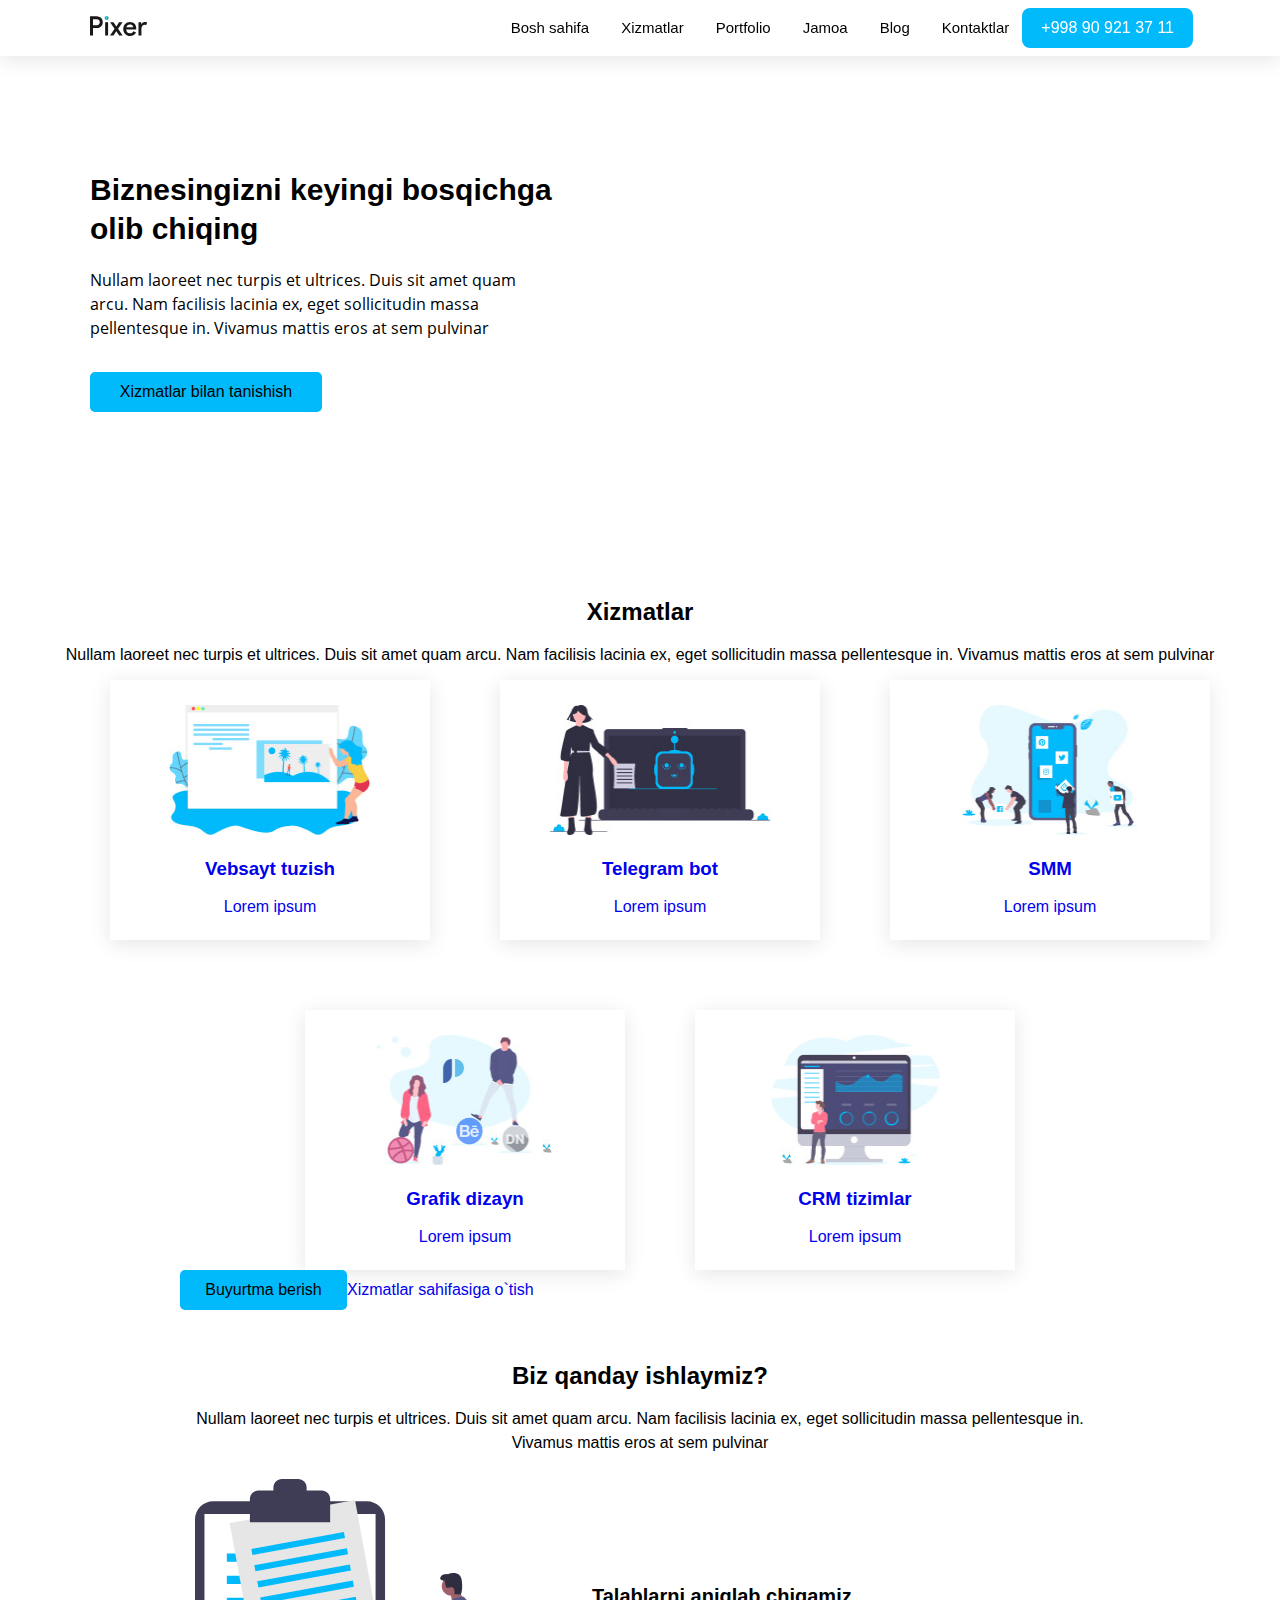
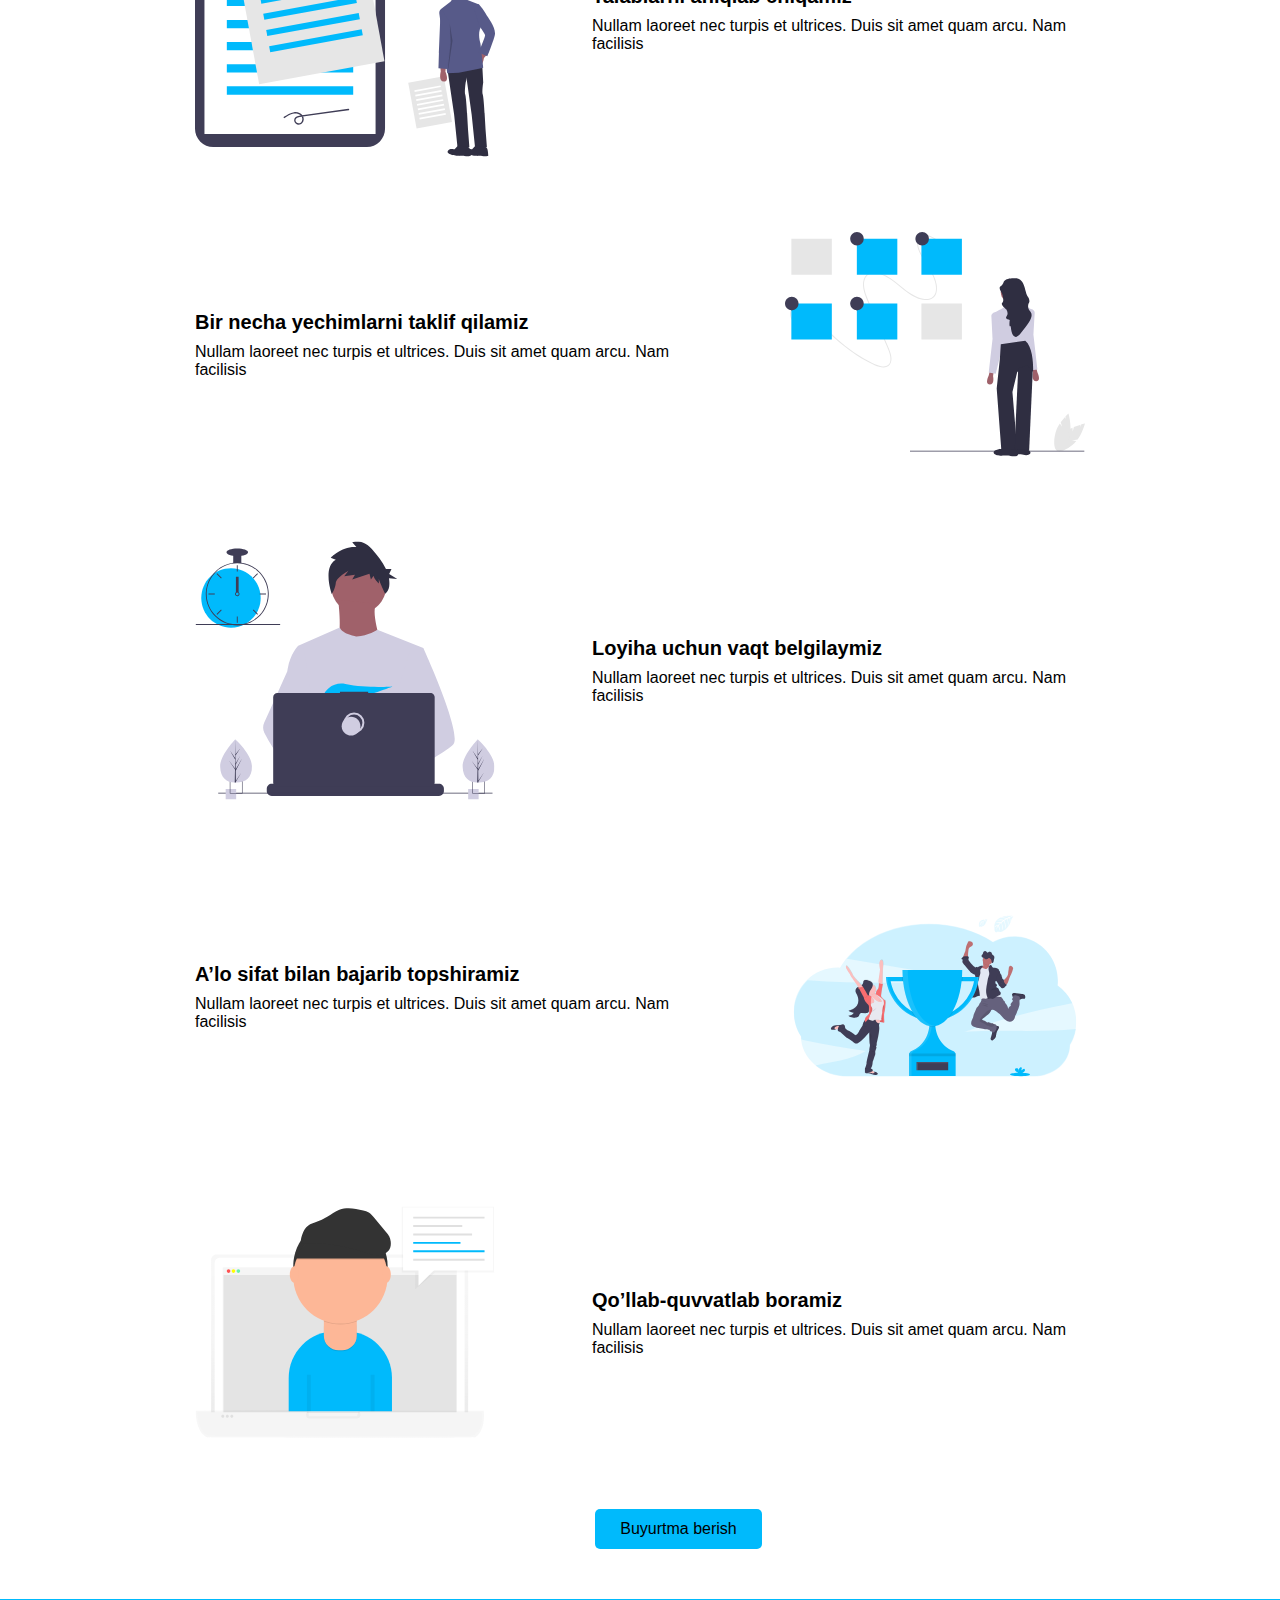
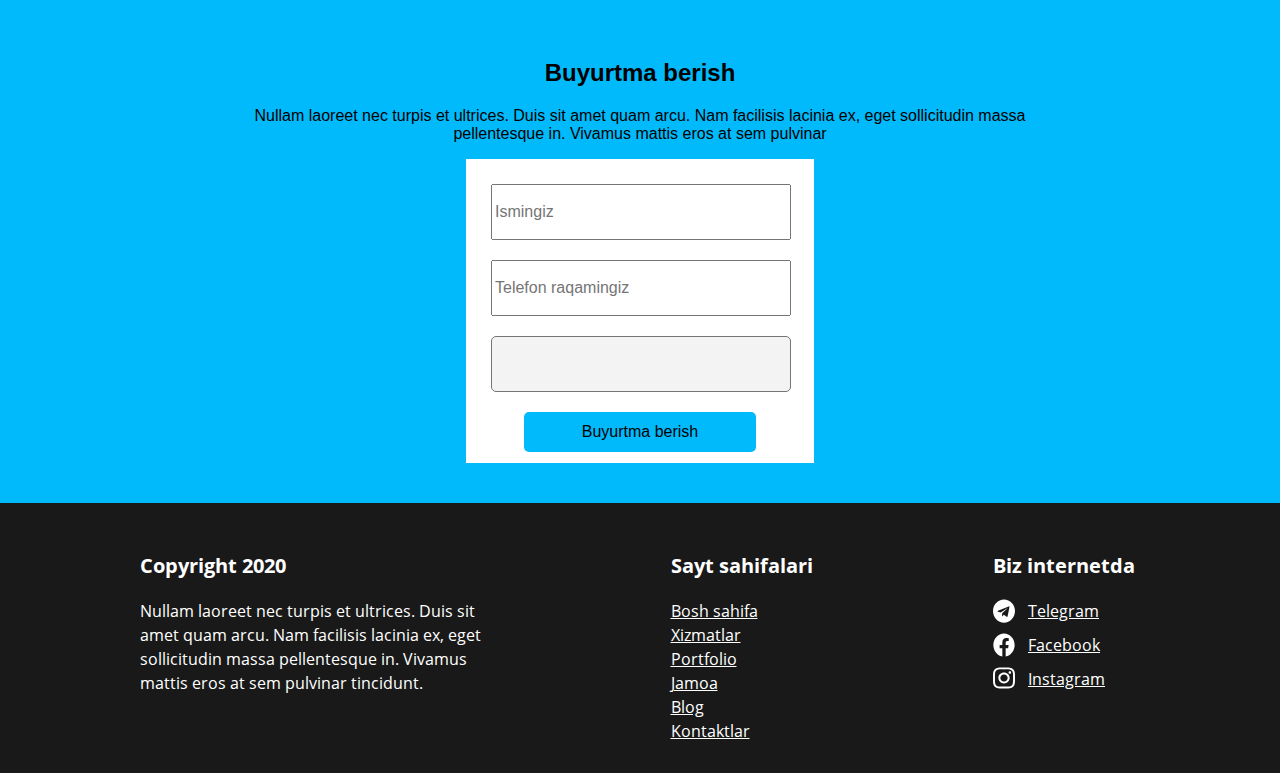
<file: index.html>
<!DOCTYPE html>
<html lang="en">
<head>
    <meta charset="UTF-8">
    <meta http-equiv="X-UA-Compatible" content="IE=edge">
    <meta name="viewport" content="width=device-width, initial-scale=1.0">
    <title>Document</title>
    <link rel="stylesheet" href="./css/normalize.css">
    <link rel="stylesheet" href="./css/main.css"> 
    <!-- <link rel="stylesheet" href="./css/main.min.css"> -->
</head>
<body>
    <header class="header">
        <div class="contanier">
          <a class="logo-link" href="./index.html"><img src="./images/Слой1.svg" alt="logo-header" width="58" height="20"></a>
            <nav class="header-nav">
                
                <ul class="nav-ul">
                    <li class="nav-list-item ">
                        <a class="nav-link" href="#">Bosh sahifa</a>
                      
                    </li>
                    <li class="nav-list-item nav-list-item2">
                        <a class="nav-link" href="./services.html">Xizmatlar</a>
                        <ul class="child-ul">
                          <li class="child-list-item">
                              <a class="sub-link" href="#">
                              Vebsayt
                          </a>
                      </li>
                          <li class="child-list-item">
                              <a class="sub-link" href="#">
                              Telegram bot
                               </a>
                          </li>
                          <li class="child-list-item">
                              <a class="sub-link" href="#">
                                  SMM
                              </a>
                          </li>
                          <li class="child-list-item">
                              <a class="sub-link" href="#">
                                  Grafik dizayn   
                          </a>
                      </li>
                          <li class="child-list-item">
                              <a class="sub-link" href="#">CRM tizim</a>
                          </li>
                      </ul>
                    </li>
                    <li class="nav-list-item">
                        <a class="nav-link" href="#">Portfolio</a>
                      
                    </li>
                    <li class="nav-list-item">
                        <a class="nav-link" href="#">Jamoa</a>
                    </li>
                    <li class="nav-list-item">
                        <a class="nav-link" href="#">Blog</a>
                    </li>
                    <li class="nav-list-item">
                        <a class="nav-link" href="#">Kontaktlar</a>
                    </li>
                    <li class="nav-list-item">
                        
                    </li>
                </ul>
                <a class="nav-link-tell" href="tel:+998909213711">+998 90 921 37 11</a>
            </nav>    
        </div>
    </header>
    <main>
        <div class="main-contanier">
            <div class="main-header">
           <div>
            <h1 class="main-h1">
                Biznesingizni keyingi bosqichga
olib chiqing
            </h1>
            <p class="main-p">
                Nullam laoreet nec turpis et ultrices. Duis sit amet quam arcu. Nam facilisis lacinia ex, eget sollicitudin massa pellentesque in. Vivamus mattis eros at sem pulvinar
            </p>
            <button class="main-button buttom" type="submit">Xizmatlar bilan tanishish</button>
        </div>
        <iframe width="458" height="258" src="https://www.youtube.com/embed/6_pru8U2RmM" title="YouTube video player" frameborder="0" allow="accelerometer; autoplay; clipboard-write; encrypted-media; gyroscope; picture-in-picture" allowfullscreen>
        </iframe>
        </div>
        </div>
        <div class="main-services">
            <h2 class="services-h2">Xizmatlar</h2>
            <p class="services-p">Nullam laoreet nec turpis et ultrices. Duis sit amet quam arcu. Nam facilisis lacinia ex, eget sollicitudin massa pellentesque in. Vivamus mattis eros at sem pulvinar</p>
            <ul class="services-ul">
                <li class="services-list-item">
                  <a 
                 class="services-link" href="#">
                    <img src="./images/website-illustration.jpg"
                    width="202" height="130" alt=" website-illusration">
                    <h3>Vebsayt tuzish</h3>
                    <p>Lorem ipsum</p>
                 </a>
                </li>
                <li class="services-list-item"><a class="services-link" href="#">
                    <img src="./images/bot-illustration.jpg" alt="bot-illustration" width="222" height="130">
                    <h3>Telegram bot</h3>
                    <p>Lorem ipsum</p>
                </a></li>
                <li class="services-list-item"><a 
                  class="services-link" href="#">
                    <img src="./images/smm-illustration.jpg" alt="smm-illustration" width="176" height="130">
                    <h3>SMM</h3>
                    <p>Lorem ipsum</p>
                </a></li>
                <li class="services-list-item"><a class="services-link" href="#">
                    <img src="./images/design-illustration.jpg" alt="design-illustration" width="178" height="130">
                    <h3>Grafik dizayn</h3>
                    <p>Lorem ipsum</p>
                </a></li>
                <li class="services-list-item"><a class="services-link" href="#">
                    <img src="./images/crm-illustration.jpg" alt="crm-illustration" width="169" height="130">
                    <h3>CRM tizimlar</h3>
                    <p>Lorem ipsum</p>
                </a></li>
            </ul>
        </div>

        <div class="services-buttom ">
        <button class="button_order buttom" type="submit">Buyurtma berish</button>
        <a class="services_site" href="#">Xizmatlar sahifasiga o`tish</a>
      </div>  

   <div class="services-main2">
    <div class=" container-small">
      <h2 class="main2-heading">Biz qanday ishlaymiz?</h2>
      <p class="main2-paragraph">
        Nullam laoreet nec turpis et ultrices. Duis sit amet quam arcu. Nam
        facilisis lacinia ex, eget sollicitudin massa pellentesque in.
        Vivamus mattis eros at sem pulvinar
      </p>

      <ol class="main2-list">
        <li class="main2-item demands">
          <div class="main2-item-wrapper">
            <h3 class="main2-item-heading">
              Talablarni aniqlab chiqamiz
            </h3>
            <p class="main2-item-paragraph">
              Nullam laoreet nec turpis et ultrices. Duis sit amet quam
              arcu. Nam facilisis
            </p>
          </div>
        </li>

        <li class="main2-item solution">
          <div class="main2-item-wrapper">
            <h3 class="main2-item-heading">
              Bir necha yechimlarni taklif qilamiz
            </h3>
            <p class="main2-item-paragraph">
              Nullam laoreet nec turpis et ultrices. Duis sit amet quam
              arcu. Nam facilisis
            </p>
          </div>
        </li>

        <li class="main2-item time">
          <div class="main2-item-wrapper">
            <h3 class="main2-item-heading">
              Loyiha uchun vaqt belgilaymiz
            </h3>
            <p class="main2-item-paragraph">
              Nullam laoreet nec turpis et ultrices. Duis sit amet quam
              arcu. Nam facilisis
            </p>
          </div>
        </li>

        <li class="main2-item quality">
          <div class="main2-item-wrapper">
            <h3 class="main2-item-heading">
              A’lo sifat bilan bajarib topshiramiz
            </h3>
            <p class="main2-item-paragraph">
              Nullam laoreet nec turpis et ultrices. Duis sit amet quam
              arcu. Nam facilisis
            </p>
          </div>
        </li>

        <li class="main2-item support">
          <div class="main2-item-wrapper">
            <h3 class="main2-item-heading">
              Qo’llab-quvvatlab boramiz
            </h3>
            <p class="main2-item-paragraph">
              Nullam laoreet nec turpis et ultrices. Duis sit amet quam
              arcu. Nam facilisis
            </p>
          </div>
        </li>
      </ol>

      <button class="button-order buttom">Buyurtma berish</button>
    </div>



   </div>
</main>
    <form class="form" method="post" action="#" >
        <div class="contanier-smooll">

        
        <h2 class=" form-h2">Buyurtma berish</h2>
        <p class="form-p">Nullam laoreet nec turpis et ultrices. Duis sit amet quam arcu. Nam facilisis lacinia ex, eget sollicitudin massa pellentesque in. Vivamus mattis eros at sem pulvinar</p>
       <div class="form-box">
        <input class="form-input-name" type="text" name="name" placeholder="Ismingiz" required>
        <input class="form-input-number" type="tel" name="tel-number" placeholder="Telefon raqamingiz" required>
        <select class="form-select" name="order-select" >Xizmat turi</select>
            <button class="button-form buttom">Buyurtma berish</button>
        </div>
    </div>
    </form>
    
    <footer class="footer">
        <div class="footer-contanier">
           <div class="footer-right">
            <h3 class="footer-h3">
                Copyright 2020
            </h3>
            <p class="footer-p">Nullam laoreet nec turpis et ultrices. Duis sit amet quam arcu. Nam facilisis lacinia ex, eget sollicitudin massa pellentesque in. Vivamus mattis eros at sem pulvinar tincidunt.</p>
            </div>
            <div>
                <h3 class="footer-h3">Sayt sahifalari</h3>
                <ul class="footer-ul">
                    <li><a class="footer-nav" href="#">Bosh sahifa</a></li>
                    <li><a class="footer-nav" href="#">Xizmatlar</a></li>
                    <li><a class="footer-nav" href="#">Portfolio</a></li>
                    <li><a class="footer-nav" href="#">Jamoa</a></li>
                    <li><a class="footer-nav" href="#">Blog</a></li>
                    <li><a class="footer-nav" href="#">Kontaktlar</a></li>
                </ul>
            </div>
            <div>
                <h3 class="footer-h3" >Biz internetda</h3>
                <ul class="footer-ul">
                    <li class="li-tgm telegram"><a  class="footer-tgm" href="#"> Telegram</a></li>
                    <li><a class="footer-facebook" href="#">Facebook</a></li>
                    <li><a class="footer-instagram" href="#">Instagram</a></li>
                </ul>
            </div>
        </div>

    </footer>
</body>
</html>
</file>
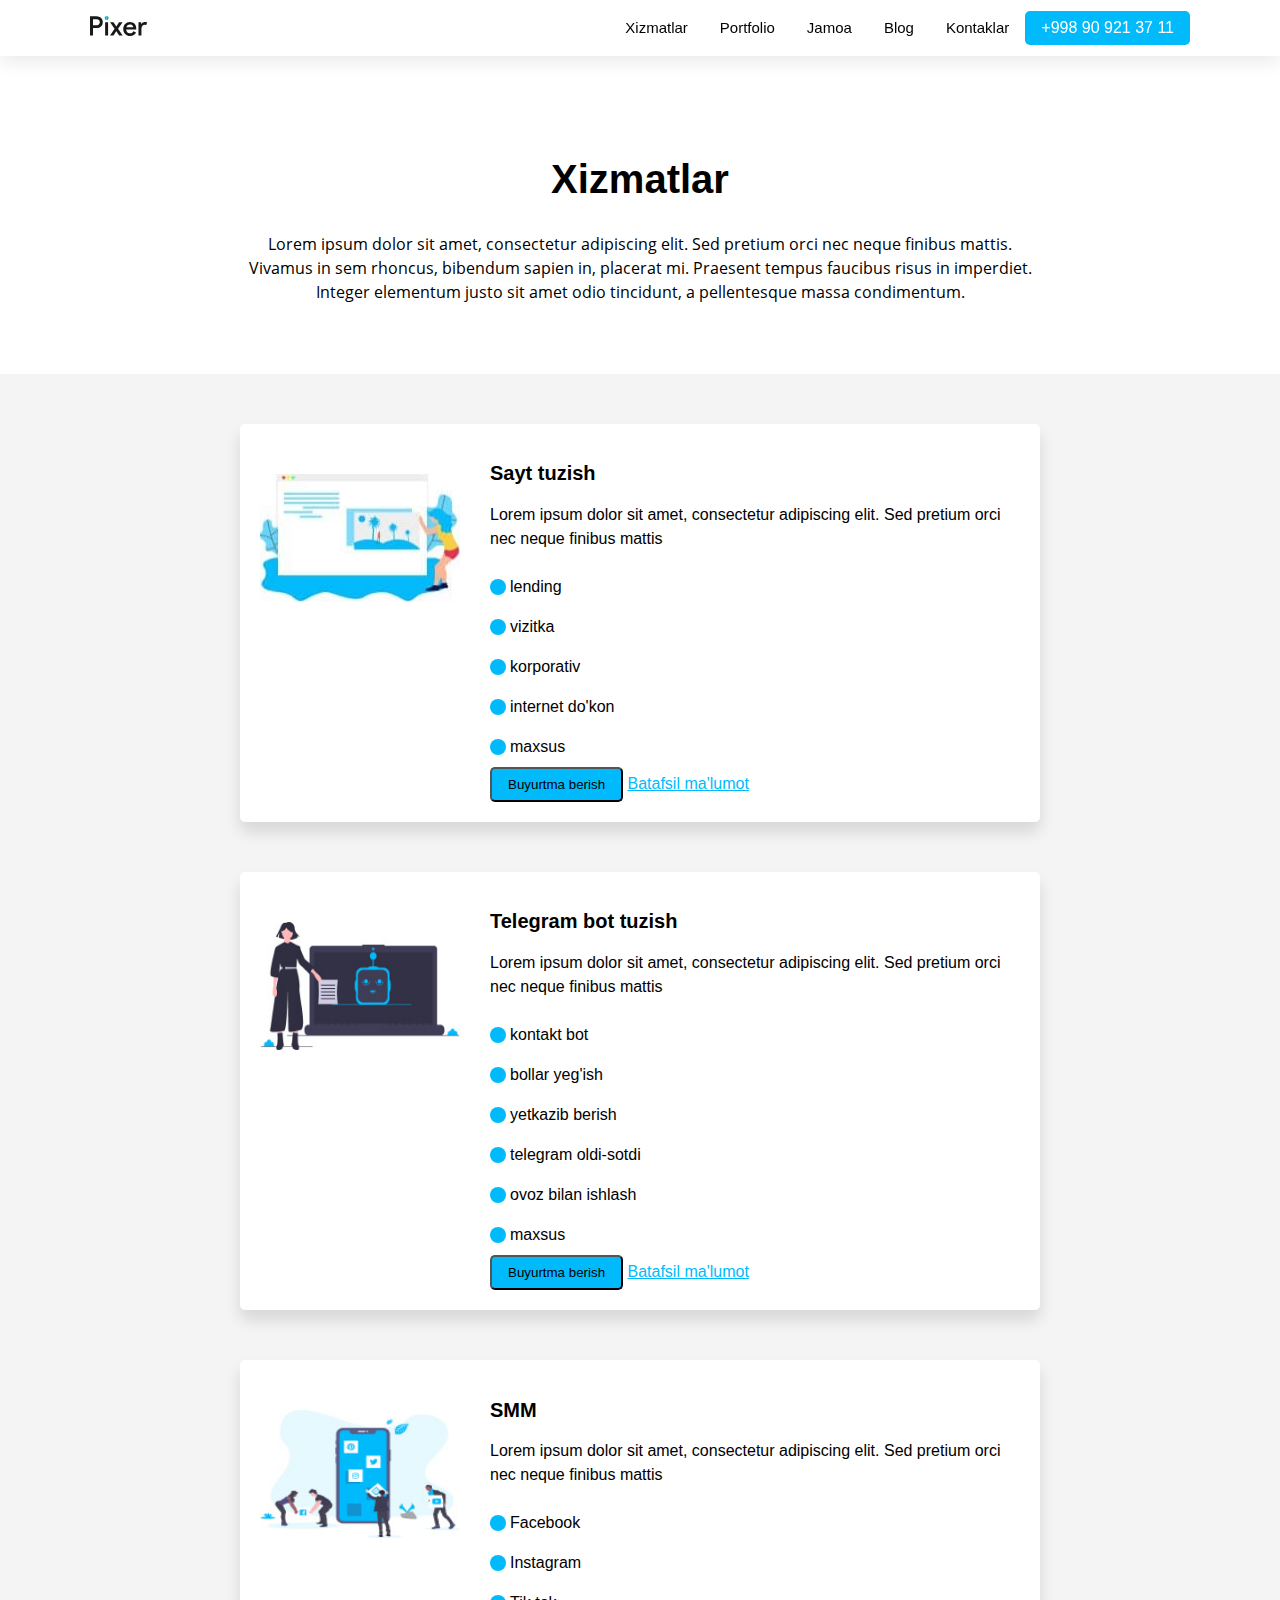
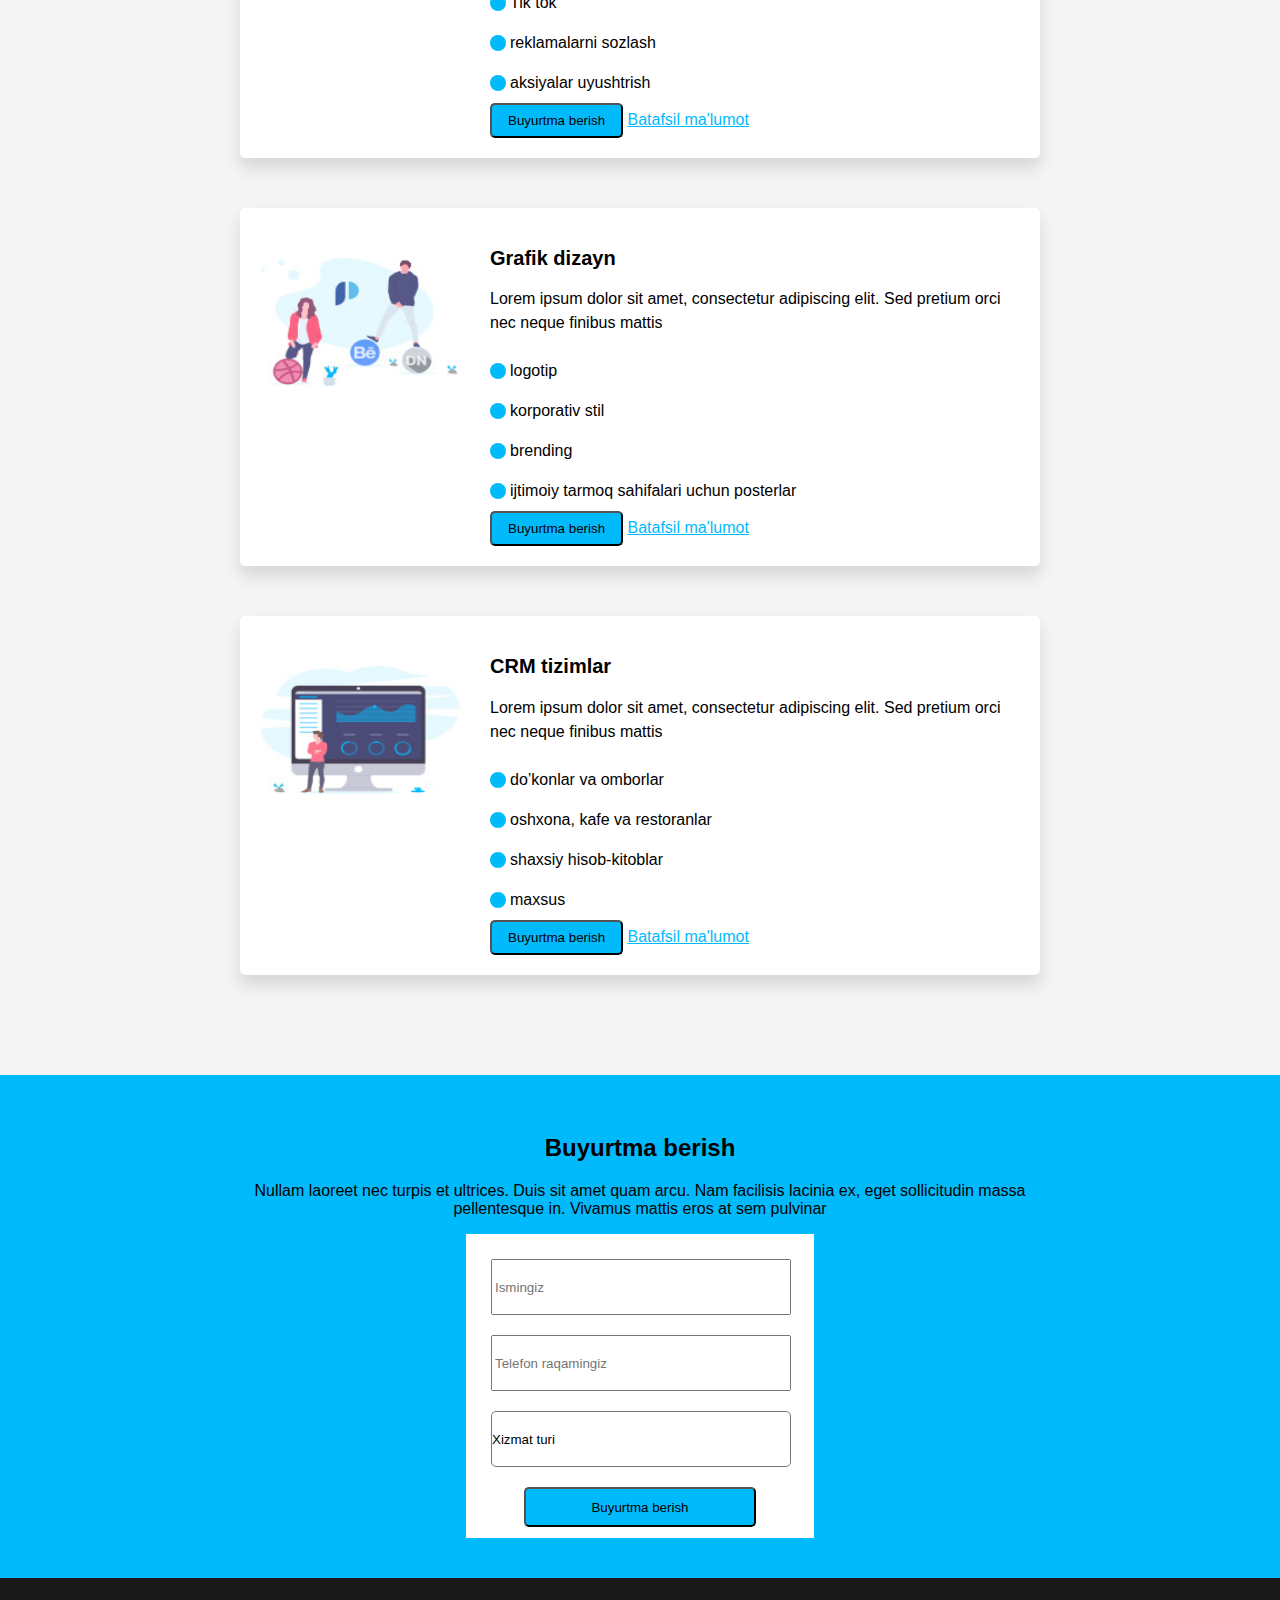
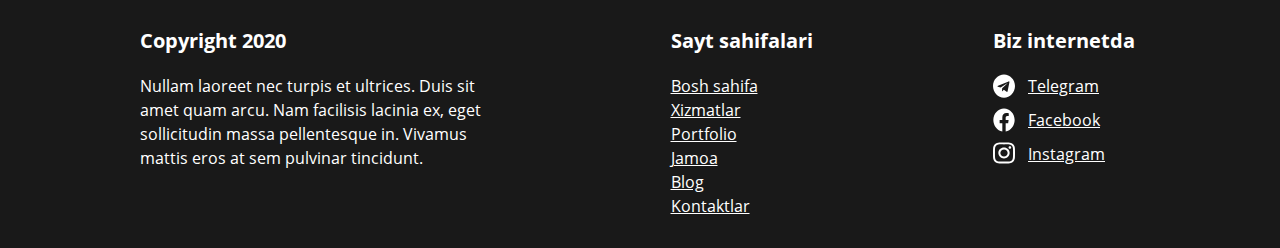
<file: services.html>
<!DOCTYPE html>
<html lang="en">
<head>
    <meta charset="UTF-8">
    <meta http-equiv="X-UA-Compatible" content="IE=edge">
    <meta name="viewport" content="width=device-width, initial-scale=1.0">
    <title>Document</title>
    <link rel="stylesheet" href="./services.css/services.css">
</head>
<body>
    <header class="header">
        <div class="container">
           <a href="#">
            <img src="./images/Слой1.svg" alt="header logo illustration" width="58" height="20">
           </a>
            <nav class="header-nav">
                <ul class="header-nav-list">
                    <li class="header-nav-list-item">
                        <a href="./index.html" class="header-nav-link">
                        Xizmatlar
                        </a>
                    </li>
                    <li class="header-nav-list-item">
                        <a href="https://youtu.be/BqAmjHqtw80" class="header-nav-link">
                        Portfolio
                        </a>
                    </li><li class="header-nav-list-item">
                        <a href="#" class="header-nav-link">
                        Jamoa
                        </a>
                    </li><li class="header-nav-list-item">
                        <a href="#" class="header-nav-link">
                        Blog
                        </a>
                    </li>
                    <li class="header-nav-list-item">
                        <a href="./index.html" class="header-nav-link">
                        Kontaklar
                        </a>
                    </li>
                </ul>
                <a href="tel:+998909213711" class="header-tel-link">
                    +998 90 921 37 11
                </a>
            </nav>

        </div>
        </header>
        <main class="services">
            <div class="container">
                <div class="services-box">
                    <h1 class="services-h1">
                        Xizmatlar
                    </h1>
                    <p class="services-paragraf">
                        Lorem ipsum dolor sit amet, consectetur adipiscing elit. Sed pretium orci nec neque finibus mattis. Vivamus in sem rhoncus, bibendum sapien in, placerat mi. Praesent tempus faucibus risus in imperdiet. Integer elementum justo sit amet odio tincidunt, a pellentesque massa condimentum.
                    </p>
                </div>
            
            </div>
            <section class="section">
                <div class="section-box section-box-site">
                   <div>
                    <h2 class="section-h2">Sayt tuzish</h2>
                    <p class="section-site-paragraf">
                        Lorem ipsum dolor sit amet, consectetur adipiscing elit. Sed pretium orci nec neque finibus mattis
                    </p>
                    <ul class="section-site-list">
                        <li class="section-site-list-item">
                            lending
                        </li>
                         <li class="section-site-list-item">
                            vizitka 
                        </li>
                         <li class="section-site-list-item">
                            korporativ
                        </li>
                         <li class="section-site-list-item">
                            internet do'kon
                        </li>
                         <li class="section-site-list-item">
                           maxsus
                        </li>
                    </ul>
                    <button class="section-site-bottom">Buyurtma berish</button>
                    <a class="section-site-link" href="#">Batafsil ma'lumot</a>
                   </div>

                </div>
                <div class="section-box section-box-bot">
                    <div>
                     <h2 class="section-h2">Telegram bot tuzish</h2>
                     <p class="section-site-paragraf">
                         Lorem ipsum dolor sit amet, consectetur adipiscing elit. Sed pretium orci nec neque finibus mattis
                     </p>
                     <ul class="section-site-list">
                         <li class="section-site-list-item">
                             kontakt bot
                         </li>
                          <li class="section-site-list-item">
                             bollar yeg'ish
                         </li>
                          <li class="section-site-list-item">
                             yetkazib berish
                         </li>
                          <li class="section-site-list-item">
                             telegram oldi-sotdi
                         </li>
                         <li class="section-site-list-item">
                             ovoz bilan ishlash
                         </li>
                          <li class="section-site-list-item">
                            maxsus
                         </li>
                     </ul>
                     <button class="section-site-bottom"> Buyurtma berish</button>
                     <a class="section-site-link" href="#">Batafsil ma'lumot</a>
                    </div>
 
                 </div>     <div class="section-box section-box-smm">
                    <div>
                     <h2 class="section-h2">SMM</h2>
                     <p class="section-site-paragraf">
                         Lorem ipsum dolor sit amet, consectetur adipiscing elit. Sed pretium orci nec neque finibus mattis
                     </p>
                     <ul class="section-site-list">
                         <li class="section-site-list-item">
                             Facebook
                         </li>
                          <li class="section-site-list-item">
                             Instagram 
                         </li>
                          <li class="section-site-list-item">
                             Tik tok
                         </li>
                          <li class="section-site-list-item">
                             reklamalarni sozlash
                         </li>
                          <li class="section-site-list-item">
                            aksiyalar uyushtrish
                         </li>
                     </ul>
                     <button class="section-site-bottom">Buyurtma berish</button>
                     <a class="section-site-link" href="#">Batafsil ma'lumot</a>
                    </div>
 
                 </div>    
                  <div class="section-box section-box-design">
                    <div>
                     <h2 class="section-h2">Grafik dizayn</h2>
                     <p class="section-site-paragraf">
                         Lorem ipsum dolor sit amet, consectetur adipiscing elit. Sed pretium orci nec neque finibus mattis
                     </p>
                     <ul class="section-site-list">
                         <li class="section-site-list-item">
                             logotip
                         </li>
                          <li class="section-site-list-item">
                             korporativ stil
                         </li>
                          <li class="section-site-list-item">
                             brending
                         </li>
                          <li class="section-site-list-item">
                            ijtimoiy tarmoq sahifalari uchun posterlar
                         </li>
                     </ul>
                     <button class="section-site-bottom">Buyurtma berish</button>
                     <a class="section-site-link" href="#">Batafsil ma'lumot</a>
                    </div>
 
                 </div>     <div class="section-box section-box-crm">
                    <div>
                     <h2 class="section-h2">CRM tizimlar</h2>
                     <p class="section-site-paragraf">
                         Lorem ipsum dolor sit amet, consectetur adipiscing elit. Sed pretium orci nec neque finibus mattis
                     </p>
                     <ul class="section-site-list">
                         <li class="section-site-list-item">
                            do’konlar va omborlar
                         </li>
                          <li class="section-site-list-item">
                             oshxona, kafe va restoranlar
                         </li>
                          <li class="section-site-list-item">
                            shaxsiy hisob-kitoblar
                         </li>
                          <li class="section-site-list-item">
                            maxsus
                         </li>
                     </ul>
                     <button class="section-site-bottom">Buyurtma berish</button>
                     <a class="section-site-link" href="#">Batafsil ma'lumot</a>
                    </div>
 
                 </div>
               
            </section>

        </main>
        <form class="form" method="post" action="#" >
            <div class="contanier-smooll">
    
            
            <h2 class=" form-h2">Buyurtma berish</h2>
            <p class="form-p">Nullam laoreet nec turpis et ultrices. Duis sit amet quam arcu. Nam facilisis lacinia ex, eget sollicitudin massa pellentesque in. Vivamus mattis eros at sem pulvinar</p>
           <div class="form-box">
            <input class="form-input-name" type="text" name="name" placeholder="Ismingiz" required>
            <input class="form-input-number" type="tel" name="tel-number" placeholder="Telefon raqamingiz" required>
            <select class="form-select" name="order-select" >
                <option>Xizmat turi</option>
            </select>
                <button class="button-form buttom">Buyurtma berish</button>
            </div>
        </div>
        </form>
        <footer class="footer">
            <div class="footer-contanier">
               <div class="footer-right">
                <h3 class="footer-h3">
                    Copyright 2020
                </h3>
                <p class="footer-p">Nullam laoreet nec turpis et ultrices. Duis sit amet quam arcu. Nam facilisis lacinia ex, eget sollicitudin massa pellentesque in. Vivamus mattis eros at sem pulvinar tincidunt.</p>
                </div>
                <div>
                    <h3 class="footer-h3">Sayt sahifalari</h3>
                    <ul class="footer-ul">
                        <li><a class="footer-nav" href="#">Bosh sahifa</a></li>
                        <li><a class="footer-nav" href="#">Xizmatlar</a></li>
                        <li><a class="footer-nav" href="#">Portfolio</a></li>
                        <li><a class="footer-nav" href="#">Jamoa</a></li>
                        <li><a class="footer-nav" href="#">Blog</a></li>
                        <li><a class="footer-nav" href="#">Kontaktlar</a></li>
                    </ul>
                </div>

                <div>
                    <h3 class="footer-h3" >Biz internetda</h3>
                    <ul class="footer-ul">
                        <li class="li-tgm telegram"><a  class="footer-tgm" href="#"> Telegram</a></li>
                        <li><a class="footer-facebook" href="#">Facebook</a></li>
                        <li><a class="footer-instagram" href="#">Instagram</a>
                        </li>
                    </ul>
                </div>
            </div>
    
        </footer>


    
</body>
</html>
</file>
<file: css/main.css>
/* open-sans-regular - latin_cyrillic */
@font-face {
  font-family: "Open Sans";
  font-style: normal;
  font-weight: 400;
  src: url("../fonts/open-sans-v18-latin_cyrillic-regular.woff2")
      format("woff2"),
    /* Chrome 26+, Opera 23+, Firefox 39+ */
      url("../fonts/open-sans-v18-latin_cyrillic-regular.woff") format("woff"); /* Chrome 6+, Firefox 3.6+, IE 9+, Safari 5.1+ */
}
/* open-sans-700 - latin_cyrillic */
@font-face {
  font-family: "Open Sans";
  font-style: normal;
  font-weight: 700;
  src: url("../fonts/open-sans-v18-latin_cyrillic-700.woff2") format("woff2"),
    /* Chrome 26+, Opera 23+, Firefox 39+ */
      url("../fonts/open-sans-v18-latin_cyrillic-700.woff") format("woff"); /* Chrome 6+, Firefox 3.6+, IE 9+, Safari 5.1+ */
}
* {
  box-sizing: border-box;
}
body {
  font-family: "open-sans", "calibri", sans-serif;
  margin: 0;
  padding: 0;
  padding-top: 100px;
}

.header {
  position: fixed;
  top: 0;
  left: 0;
  z-index: 100;
  width: 100%;
  background: #ffffff;
  box-shadow: 0px 4px 20px rgba(0, 0, 0, 0.1);
}

header .contanier {
  display: flex;
  width: 1100px;
  margin: 0 auto;
  align-items: center;
}

.header-nav {
  display: flex;
  align-items: center;
  margin-left: auto;
}

.nav-ul {
  display: flex;
  align-items: center;
  list-style-type: none;
  margin: 0 auto;
}

.nav-link {
  position: relative;
  display: inline-block;
  padding: 16px;
  text-decoration: none;
  font-size: 15px;
  line-height: 24px;
  color: #000000;
}

.nav-link:active {
  background-color: red;
  color: #ffffff;
}

.nav-link::after {
  position: absolute;
  bottom: 0;
  left: 0;
  display: none;
  width: 100%;
  height: 3px;
  background-color: #000;
  content: "";
}

.nav-link:hover::after {
  display: block;
}
.nav-link:active::after {
  display: none;
}

.nav-link-tell {
  padding: 8px 16px;
  background-color: #00bafc;
  border-radius: 5px;
  text-decoration: none;
  box-shadow: 0 0 0 3px #00bafc;
  color: #fff;
}

.nav-link-tell:hover {
  background-color: #fff;
  color: #00bafc;
}

.nav-link-tell:active {
  background-color: rgba(0, 186, 252, 0.6);
  color: #fff;
}
.nav-list-item2 {
  position: relative;
}

.nav-list-item:hover .child-ul {
  display: block;
}

.child-ul {
  position: absolute;
  top: 100%;
  right: 50%;
  z-index: 10;
  width: 132px;
  display: none;
  margin: 0;
  padding: 8px 0;
  list-style-type: none;
  background-color: #fff;
  box-shadow: 0px 4px 24px rgba(0, 0, 0, 0.1);
  border-radius: 5px;
  transform: translateX(50%);
}

.sub-link {
  display: block;
  padding: 8px 16px;
  text-decoration: none;
  font-size: 16px;
  line-height: 24px;
}

.sub-link:hover {
  background-color: #00bafc;
  color: #fff;
}

.sub-link:active {
  background-color: #00bafc;
  opacity: 0.6;
}

.main-contanier {
  width: 1100px;
  margin: 0 auto;
}

.main-header {
  padding-bottom: 150px;
  display: flex;
  margin-top: 50px;
  justify-content: space-between;
}

.main-h1 {
  width: 465px;
  font-style: normal;
  font-weight: bold;
  font-size: 30px;
  line-height: 130%;
}

.main-p {
  width: 465px;
  font-family: Open Sans;
  font-style: normal;
  font-weight: normal;
  font-size: 16px;
  line-height: 24px;
}

.main-button {
  align-items: center;
  padding: 8px 16px;
  width: 232px;
  height: 40px;
  left: 0px;
  top: 184px;
  background: #00bafc;
  border-radius: 5px;
  order: 2;
  align-self: flex-start;
  flex-grow: 0;
  margin: 16px 0px;
}

.services-h2 {
  text-align: center;
}

.services-p {
  text-align: center;
}

.services-ul {
  display: flex;
  margin: -35px;
  list-style-type: none;
  flex-wrap: wrap;
  justify-content: center;
}

.services-buttom {
  width: 1100px;
  display: flex;
  align-items: center;
  margin-left: auto;
}

.services-link {
  display: block;
  width: 320px;
  height: 260px;
  align-items: center;
  text-align: center;
  margin: 35px;
  padding: 25px;
  box-shadow: 0px 4px 20px 0px #0000001a;
}
.services-link {
  text-decoration: none;
}

.services_site {
  text-decoration: none;
}

.button_order {
  display: block;
  background: #00bafc;
  border-radius: 5px;
  align-items: center;
  padding: 8px 16px;
  width: 167px;
  height: 40px;
}

.services-main2 {
  margin: 50px 0;
}

.container-small {
  width: 890px;
  margin: 0 auto;
}

.main2-heading {
  margin: 0;
  margin-bottom: 16px;
  padding: 0;
  text-align: center;
  font-size: 24px;
  line-height: 130%;
  text-align: center;
}

.main2-paragraph {
  margin: 0;
  margin-bottom: 24px;
  padding: 0;
  text-align: center;
  font-size: 16px;
  line-height: 24px;
  text-align: center;
}

.main2-list {
  margin: 0;
  padding: 0;
  list-style: none;
}

.main2-item {
  position: relative;
  z-index: 1;
  display: flex;
  justify-content: space-between;
  align-items: center;
  margin-bottom: 48px;
  padding: 0;
}

.main2-item::before {
  display: inline-block;
  width: 300px;
  height: 278px;
  background-repeat: no-repeat;
  background-position: center;
  content: "";
}

.demands::before {
  background-image: url(../images/step-illlustration\(2\).svg);
  background-size: 300px 278px;
}

.solution::before {
  background-image: url(../images/step-illlustrationnew.svg);
  background-size: 300px 225px;
}

.time::before {
  background-image: url(../images/step-illustration_time.svg);
  background-size: 300px 259px;
}

.quality::before {
  background-image: url(../images/step-illustration_winner.svg);
  background-size: 300px 162px;
}

.support::before {
  background-image: url(../images/step-illustration_support2.svg);
  background-size: 300px 232px;
}

.main2-item:nth-child(2n)::before {
  order: 1;
}

.main2-item-wrapper {
  width: 493px;
}

.main2-item-heading {
  margin: 0;
  margin-bottom: 8px;
  font-size: 20px;
  line-height: 130%;
}

.main2-item-paragraph {
  margin: 0;
}

.center {
  display: block;
  margin: 0 auto;
}
.button-order {
  margin-left: 400px;
  background: #00bafc;
  border-radius: 5px;
  align-items: center;
  padding: 8px 16px;
  width: 167px;
  height: 40px;
  left: 0px;
  top: 24px;
}

.form {
  background-color: #00bafc;
  padding: 40px;
}
.contanier-smooll {
  width: 800px;
  margin: 0 auto;
}
.form-h2 {
  text-align: center;
}
.form-p {
  text-align: center;
}

.form-box {
  width: 348px;
  height: 304px;
  background-color: #fff;
  margin: 0 auto;
  padding: 25px;
}
.form-input-name {
  display: block;
  width: 300px;
  height: 56px;
}

.form-input-number {
  display: block;
  width: 300px;
  height: 56px;
  margin: 20px 0;
}
.form-select {
  position: relative;
  display: block;
  width: 300px;
  height: 56px;
  background-color: #f3f3f3;
  border-radius: 5px;
  margin: 20px 0;
  appearance: none;
  content: "";
}

.form-select::after {
  position: absolute;
  top: 5px;
  right: 10px;
  z-index: 2;
  background-image: url(../images/Polygon1.png);
  background-repeat: no-repeat;
  background-size: 20px 20px;
  content: "";
}

.button-form {
  display: block;
  align-items: center;
  padding: 8px 16px;
  width: 232px;
  height: 40px;
  left: 0px;
  top: 184px;
  background: #00bafc;
  border-radius: 5px;
  align-self: flex-start;
  flex-grow: 0;
  margin: 16px auto;
}

.footer {
  clear: both;
  background-color: #191919;
  padding: 30px;
}

.footer-contanier {
  display: flex;
  width: 1000px;
  margin: 0 auto;
  justify-content: space-between;
}

.footer-right {
  width: 350px;
}

.footer-h3 {
  font-family: Open Sans;
  font-style: normal;
  font-weight: bold;
  font-size: 20px;
  line-height: 130%;
  color: #fff;
}

.footer-nav {
  font-family: Open Sans;
  font-style: normal;
  font-weight: normal;
  font-size: 16px;
  line-height: 24px;
  color: #fff;
}
.footer-p {
  font-family: Open Sans;
  font-style: normal;
  font-weight: normal;
  font-size: 16px;
  line-height: 24px;
  color: #fff;
}

.footer-ul {
  list-style-type: none;
  margin: 0;
  padding: 0;
}

.telegram::before {
  background-image: url(../images/Vector.svg);
  background-size: 22px 23px;
}

.footer-tgm {
  position: relative;
  display: block;
  font-family: Open Sans;
  font-style: normal;
  font-weight: normal;
  font-size: 16px;
  line-height: 24px;
  padding: 0 35px;
  color: #fff;
}

.footer-tgm::before {
  position: absolute;
  left: 0;
  top: 0;
  display: block;
  z-index: 5;
  width: 30px;
  height: 30px;
  background-repeat: no-repeat;
  background-image: url(../images/Vector1.svg);
  content: "";
}

.footer-facebook {
  position: relative;
  display: block;
  font-family: Open Sans;
  font-style: normal;
  font-weight: normal;
  font-size: 16px;
  line-height: 24px;
  padding: 0 35px;
  color: #fff;
  margin: 10px 0;
}
.footer-facebook::before {
  position: absolute;
  left: 0;
  top: 0;
  display: block;
  z-index: 5;
  width: 30px;
  height: 30px;
  background-repeat: no-repeat;
  background-image: url(../images/Vector.svg);
  content: "";
}

.footer-instagram {
  position: relative;
  display: block;
  font-family: Open Sans;
  font-style: normal;
  font-weight: normal;
  font-size: 16px;
  line-height: 24px;
  padding: 0 35px;
  color: #fff;
}

.footer-instagram::before {
  position: absolute;
  left: 0;
  top: 0;
  display: block;
  z-index: 5;
  width: 30px;
  height: 30px;
  background-repeat: no-repeat;
  background-image: url(../images/Vector2.svg);
  content: "";
}
.buttom {
  border: none;
}

.buttom:hover {
  border: 3px solid #00bafc;
  background-color: #fff;
  color: #00bafc;
}
</file>
<file: services.css/services.css>
/* open-sans-regular - latin_cyrillic */
@font-face {
  font-family: "Open Sans";
  font-style: normal;
  font-weight: 400;
  src: url("../fonts/open-sans-v18-latin_cyrillic-regular.woff2")
      format("woff2"),
    /* Chrome 26+, Opera 23+, Firefox 39+ */
      url("../fonts/open-sans-v18-latin_cyrillic-regular.woff") format("woff"); /* Chrome 6+, Firefox 3.6+, IE 9+, Safari 5.1+ */
}
/* open-sans-700 - latin_cyrillic */
@font-face {
  font-family: "Open Sans";
  font-style: normal;
  font-weight: 700;
  src: url("../fonts/open-sans-v18-latin_cyrillic-700.woff2") format("woff2"),
    /* Chrome 26+, Opera 23+, Firefox 39+ */
      url("../fonts/ open-sans-v18-latin_cyrillic-700.woff") format("woff"); /* Chrome 6+, Firefox 3.6+, IE 9+, Safari 5.1+ */
}
* {
  box-sizing: border-box;
}
body {
  font-family: "open-sans", "calibri", sans-serif;
  margin: 0;
  padding: 0;
  margin-top: 56px;
}

.header {
  position: fixed;
  top: 0;
  left: 0;
  width: 100%;
  z-index: 100;
  background: #ffffff;
  box-shadow: 0px 4px 20px rgba(0, 0, 0, 0.1);
}

.container {
  width: 1140px;
  margin: 0 auto;
  padding: 0 20px;
}

header .container {
  display: flex;
  align-items: center;
}

.header-nav {
  display: flex;
  align-items: center;
  margin-left: auto;
}
.header-nav-list {
  display: flex;
  align-items: center;
  list-style-type: none;
  margin: 0;
  padding: 0;
}

.header-nav-link {
  position: relative;
  font-family: sans-serif;
  display: block;
  text-decoration: none;
  padding: 16px;
  margin-left: auto;
  font-size: 15px;
  line-height: 24px;
  color: #000000;
}

.header-nav-link:hover::after {
  display: block;
}

.header-nav-link::after {
  position: absolute;
  bottom: 0;
  left: 0;
  display: none;
  width: 100%;
  height: 3px;
  background-color: black;
  content: "";
}

.header-tel-link {
  padding: 8px 16px;
  text-decoration: none;
  color: #ffffff;
  background-color: #00bafc;
  border-radius: 5px;
}

.services-box {
  padding: 70px 0;
}

.services-h1 {
  font-family: sans-serif;
  font-weight: bold;
  font-size: 40px;
  line-height: 130%;
  color: #000000;
  text-align: center;
}
.services-paragraf {
  width: 800px;
  font-family: Open Sans;
  font-style: normal;
  font-weight: normal;
  font-size: 16px;
  line-height: 24px;
  margin: 0 auto;
  text-align: center;
  color: #000000;
}

.section {
  background-color: #f4f4f4;
  padding: 50px 0;
}

.section-box {
  position: relative;
  width: 800px;
  height: 378;
  display: flex;
  margin: 0 auto;
  margin-bottom: 50px;
  padding: 20px;
  padding-left: 250px;
  background-color: #ffffff;
  box-shadow: 0px 10px 16px rgba(0, 0, 0, 0.12);
  border-radius: 5px;
}

.section-box-site::before {
  position: absolute;
  left: 20px;
  top: 50px;
  display: block;
  z-index: 2;
  width: 200px;
  height: 128px;
  background-repeat: no-repeat;
  background-image: url(../images/web-sayt.jpg);
  background-size: 200px 128px;
  content: "";
}

.section-box-bot::before {
  position: absolute;
  left: 20px;
  top: 50px;
  display: block;
  z-index: 2;
  width: 200px;
  height: 128px;
  background-repeat: no-repeat;
  background-image: url(../images/bot-illustration.jpg);
  background-size: 200px 128px;
  content: "";
}

.section-box-smm::before {
  position: absolute;
  left: 20px;
  top: 50px;
  display: block;
  z-index: 2;
  width: 200px;
  height: 128px;
  background-repeat: no-repeat;
  background-image: url(../images/smm-illustration.jpg);
  background-size: 200px 128px;
  content: "";
}

.section-box-design::before {
  position: absolute;
  left: 20px;
  top: 50px;
  display: block;
  z-index: 2;
  width: 200px;
  height: 128px;
  background-repeat: no-repeat;
  background-image: url(../images/design-illustration.jpg);
  background-size: 200px 128px;
  content: "";
}

.section-box-crm::before {
  position: absolute;
  left: 20px;
  top: 50px;
  display: block;
  z-index: 2;
  width: 200px;
  height: 128px;
  background-repeat: no-repeat;
  background-image: url(../images/crm-illustration.jpg);
  background-size: 200px 128px;
  content: "";
}

.section-h2 {
  font-weight: bold;
  font-size: 20px;
  line-height: 130%;
  color: #000000;
}

.section-site-paragraf {
  font-family: sans-serif;
  font-weight: normal;
  font-size: 16px;
  line-height: 24px;
  color: #000000;
}

.section-site-list {
  list-style-type: none;
  margin: 0;
  padding: 0;
}

.section-site-list-item {
  position: relative;
  font-family: sans-serif;
  font-size: 16px;
  line-height: 24px;
  color: #000000;
  padding: 8px 20px;
}

.section-site-list-item::before {
  position: absolute;
  top: 30%;
  left: 0;
  display: block;
  z-index: 2;
  width: 16px;
  height: 16px;
  background-color: #00bafc;
  border-radius: 50%;
  content: "";
}

.section-site-bottom {
  padding: 8px 16px;
  background: #00bafc;
  border-radius: 5px;
  align-self: flex-start;
}
.section-site-link {
  font-size: 16px;
  line-height: 24px;
  text-decoration-line: underline;
  color: #00bafc;
}

.form {
  background-color: #00bafc;
  padding: 40px;
}
.contanier-smooll {
  width: 800px;
  margin: 0 auto;
}
.form-h2 {
  text-align: center;
}
.form-p {
  text-align: center;
}

.form-box {
  width: 348px;
  height: 304px;
  background-color: #fff;
  margin: 0 auto;
  padding: 25px;
}
.form-input-name {
  display: block;
  width: 300px;
  height: 56px;
}

.form-input-number {
  display: block;
  width: 300px;
  height: 56px;
  margin: 20px 0;
}
.form-select {
  position: relative;
  display: block;
  width: 300px;
  height: 56px;
  background: #f3f3f3;
  border-radius: 5px;
  margin: 20px 0;
  background: none;
  appearance: none;
}
.form-select::after {
  position: absolute;
  top: 30%;
  right: 20px;
  background-image: url(../images/Group1.png);
  background-size: 56px 56px;
  content: "";
}

.button-form {
  display: block;
  align-items: center;
  padding: 8px 16px;
  width: 232px;
  height: 40px;
  left: 0px;
  top: 184px;
  background: #00bafc;
  border-radius: 5px;
  align-self: flex-start;
  flex-grow: 0;
  margin: 16px auto;
}

.umid {
  display: flex;
  align-items: center;
  justify-content: space-between;
}

.dimu {
  position: relative;
}

.option {
  position: absolute;
}

.footer {
  clear: both;
  background-color: #191919;
  padding: 30px;
}

.footer-contanier {
  display: flex;
  width: 1000px;
  margin: 0 auto;
  justify-content: space-between;
}

.footer-right {
  width: 350px;
}

.footer-h3 {
  font-family: Open Sans;
  font-style: normal;
  font-weight: bold;
  font-size: 20px;
  line-height: 130%;
  color: #fff;
}

.footer-nav {
  font-family: Open Sans;
  font-style: normal;
  font-weight: normal;
  font-size: 16px;
  line-height: 24px;
  color: #fff;
}
.footer-p {
  font-family: Open Sans;
  font-style: normal;
  font-weight: normal;
  font-size: 16px;
  line-height: 24px;
  color: #fff;
}

.footer-ul {
  list-style-type: none;
  margin: 0;
  padding: 0;
}

.telegram::before {
  background-image: url(../images/Vector.svg);
  background-size: 22px 23px;
}

.footer-tgm {
  position: relative;
  display: block;
  font-family: Open Sans;
  font-style: normal;
  font-weight: normal;
  font-size: 16px;
  line-height: 24px;
  padding: 0 35px;
  color: #fff;
}

.footer-tgm::before {
  position: absolute;
  left: 0;
  top: 0;
  display: block;
  z-index: 5;
  width: 30px;
  height: 30px;
  background-repeat: no-repeat;
  background-image: url(../images/Vector1.svg);
  content: "";
}

.footer-facebook {
  position: relative;
  display: block;
  font-family: Open Sans;
  font-style: normal;
  font-weight: normal;
  font-size: 16px;
  line-height: 24px;
  padding: 0 35px;
  color: #fff;
  margin: 10px 0;
}
.footer-facebook::before {
  position: absolute;
  left: 0;
  top: 0;
  display: block;
  z-index: 5;
  width: 30px;
  height: 30px;
  background-repeat: no-repeat;
  background-image: url(../images/Vector.svg);
  content: "";
}

.footer-instagram {
  position: relative;
  display: block;
  font-family: Open Sans;
  font-style: normal;
  font-weight: normal;
  font-size: 16px;
  line-height: 24px;
  padding: 0 35px;
  color: #fff;
}

.footer-instagram::before {
  position: absolute;
  left: 0;
  top: 0;
  display: block;
  z-index: 5;
  width: 30px;
  height: 30px;
  background-repeat: no-repeat;
  background-image: url(../images/Vector2.svg);
  content: "";
}
</file>
<file: css/main.min.css>
@font-face {
  font-family: "Open Sans";
  font-style: normal;
  font-weight: 400;
  src: url(../fonts/open-sans-v18-latin_cyrillic-regular.woff2) format("woff2"),
    url(../fonts/open-sans-v18-latin_cyrillic-regular.woff) format("woff");
}
@font-face {
  font-family: "Open Sans";
  font-style: normal;
  font-weight: 700;
  src: url(../fonts/open-sans-v18-latin_cyrillic-700.woff2) format("woff2"),
    url(../fonts/open-sans-v18-latin_cyrillic-700.woff) format("woff");
}
* {
  box-sizing: border-box;
}
body {
  font-family: open-sans, calibri, sans-serif;
  margin: 0;
  padding: 0;
}
.header {
  position: fixed;
  top: 0;
  left: 0;
  z-index: 100;
  width: 100%;
  background-color: #fff;
  border-bottom: 1px solid #fff;
  box-shadow: 0 4px 20px 0 #0000001a;
}
.contanier {
  width: 1100px;
  margin: 0 auto;
}
.header-nav {
  display: flex;
  justify-content: space-between;
  padding: 20px;
}
.logo-link img {
  display: inline-block;
}
.nav-ul {
  display: flex;
  list-style-type: none;
  margin: 0;
  padding: 0;
}
.nav-link-tell {
  display: block;
  width: 159px;
  height: 40;
  border: 1px solid #00bafc;
  background-color: #00bafc;
  color: #fff;
  border-radius: 5px;
}
.nav-link-tell:hover {
  border: 2px solid #00bafc;
  color: #00bafc;
  background-color: #fff;
}
.nav-list-item1 {
  position: relative;
}
.nav-list-item {
  justify-content: space-between;
  padding: 0 15px;
}
.nav-list-item:hover .child-ul {
  display: block;
}
.child-ul {
  position: absolute;
  right: 0;
  width: 124px;
  height: 216px;
  border: 1px solid #fff;
  box-shadow: 0 4px 20px 0 #0000001a;
  align-items: center;
  justify-content: space-between;
  list-style-type: none;
  background-color: #fff;
  display: none;
}
a {
  text-decoration: none;
  font-size: 15px;
  line-height: 24px;
  color: #000;
}
.child-list-item {
  padding-top: 10px;
}
.child-list-item:hover {
  background-color: #00bafc;
  color: #fff;
}
.main-header {
  margin-bottom: 150px;
  display: flex;
  margin-top: 50px;
  justify-content: space-between;
}
.main-h1 {
  width: 465px;
  font-style: normal;
  font-weight: 700;
  font-size: 30px;
  line-height: 130%;
}
.main-p {
  width: 465px;
  font-family: Open Sans;
  font-style: normal;
  font-weight: 400;
  font-size: 16px;
  line-height: 24px;
}
.main-button {
  align-items: center;
  padding: 8px 16px;
  width: 232px;
  height: 40px;
  left: 0;
  top: 184px;
  background: #00bafc;
  border-radius: 5px;
  order: 2;
  align-self: flex-start;
  flex-grow: 0;
  margin: 16px 0;
}
.services-h2 {
  text-align: center;
}
.services-p {
  text-align: center;
}
.services-ul {
  display: flex;
  list-style-type: none;
  flex-wrap: wrap;
  justify-content: center;
}
.services-list-item {
  width: 320px;
  height: 260px;
  align-items: center;
  text-align: center;
  padding: 25px;
  box-shadow: 0 4px 20px 0 #0000001a;
}
.button_order {
  margin-left: 400px;
  background: #00bafc;
  border-radius: 5px;
  align-items: center;
  padding: 8px 16px;
  width: 167px;
  height: 40px;
  left: 0;
  top: 24px;
}
.services-main2 {
  margin-bottom: 95px;
}
.container-small {
  width: 890px;
}
.main2-heading {
  margin: 0;
  margin-bottom: 16px;
  padding: 0;
  text-align: center;
  font-size: 24px;
  line-height: 130%;
  text-align: center;
}
.main2-paragraph {
  margin: 0;
  margin-bottom: 24px;
  padding: 0;
  text-align: center;
  font-size: 16px;
  line-height: 24px;
  text-align: center;
}
.main2-list {
  margin: 0;
  padding: 0;
  list-style: none;
}
.main2-item {
  position: relative;
  z-index: 1;
  display: flex;
  justify-content: space-between;
  align-items: center;
  margin-bottom: 48px;
  padding: 0;
}
.main2-item::before {
  display: inline-block;
  width: 300px;
  height: 278px;
  background-repeat: no-repeat;
  background-position: center;
  content: "";
}
.demands::before {
  background-image: url("../images/step-illlustration\(2\).svg");
  background-size: 300px 278px;
}
.solution::before {
  background-image: url(../images/step-illlustrationnew.svg);
  background-size: 300px 225px;
}
.time::before {
  background-image: url(../images/step-illustration_time.svg);
  background-size: 300px 259px;
}
.quality::before {
  background-image: url(../images/step-illustration_winner.svg);
  background-size: 300px 162px;
}
.support::before {
  background-image: url(../images/step-illustration_support2.svg);
  background-size: 300px 232px;
}
.main2-item:nth-child(2n)::before {
  order: 1;
}
.main2-item-wrapper {
  width: 493px;
}
.main2-item-heading {
  margin: 0;
  margin-bottom: 8px;
  font-size: 20px;
  line-height: 130%;
}
.main2-item-paragraph {
  margin: 0;
}
.center {
  display: block;
  margin: 0 auto;
}
.button-order {
  margin-left: 400px;
  background: #00bafc;
  border-radius: 5px;
  align-items: center;
  padding: 8px 16px;
  width: 167px;
  height: 40px;
  left: 0;
  top: 24px;
}
.form {
  background-color: #00bafc;
  padding: 40px;
}
.contanier-smooll {
  width: 800px;
  margin: 0 auto;
}
.form-h2 {
  text-align: center;
}
.form-p {
  text-align: center;
}
.form-box {
  width: 348px;
  height: 304px;
  background-color: #fff;
  margin: 0 auto;
  padding: 25px;
}
.form-input-name {
  display: block;
  width: 300px;
  height: 56px;
}
.form-input-number {
  display: block;
  width: 300px;
  height: 56px;
  margin: 20px 0;
}
.form-select {
  display: block;
  width: 300px;
  height: 56px;
  left: 24px;
  top: 168px;
  background: #f3f3f3;
  border-radius: 5px;
  margin: 20px 0;
}
.button-form {
  display: block;
  align-items: center;
  padding: 8px 16px;
  width: 232px;
  height: 40px;
  left: 0;
  top: 184px;
  background: #00bafc;
  border-radius: 5px;
  order: 2;
  align-self: flex-start;
  flex-grow: 0;
  margin: 16px auto;
}
.footer {
  clear: both;
  background-color: #191919;
}
.footer-contanier {
  display: flex;
  width: 1000px;
  margin: 0 auto;
  justify-content: space-between;
}
.footer-right {
  width: 350px;
}
.footer-h3 {
  font-family: Open Sans;
  font-style: normal;
  font-weight: 700;
  font-size: 20px;
  line-height: 130%;
  color: #fff;
}
.footer-nav {
  font-family: Open Sans;
  font-style: normal;
  font-weight: 400;
  font-size: 16px;
  line-height: 24px;
  color: #fff;
}
.footer-p {
  font-family: Open Sans;
  font-style: normal;
  font-weight: 400;
  font-size: 16px;
  line-height: 24px;
  color: #fff;
}
.footer-ul {
  list-style-type: none;
}
.footer-tgm {
  font-family: Open Sans;
  font-style: normal;
  font-weight: 400;
  font-size: 16px;
  line-height: 24px;
  color: #fff;
}
.footer-facebook {
  font-family: Open Sans;
  font-style: normal;
  font-weight: 400;
  font-size: 16px;
  line-height: 24px;
  color: #fff;
}
.footer-instagram {
  font-family: Open Sans;
  font-style: normal;
  font-weight: 400;
  font-size: 16px;
  line-height: 24px;
  color: #fff;
}
.footer-tgm::before {
  background-image: url(../images/Vector.svg);
  background-size: 22px 23px;
}
.buttom:hover {
  border: 3px solid #00bafc;
  background-color: #fff;
  color: #00bafc;
}
</file>
